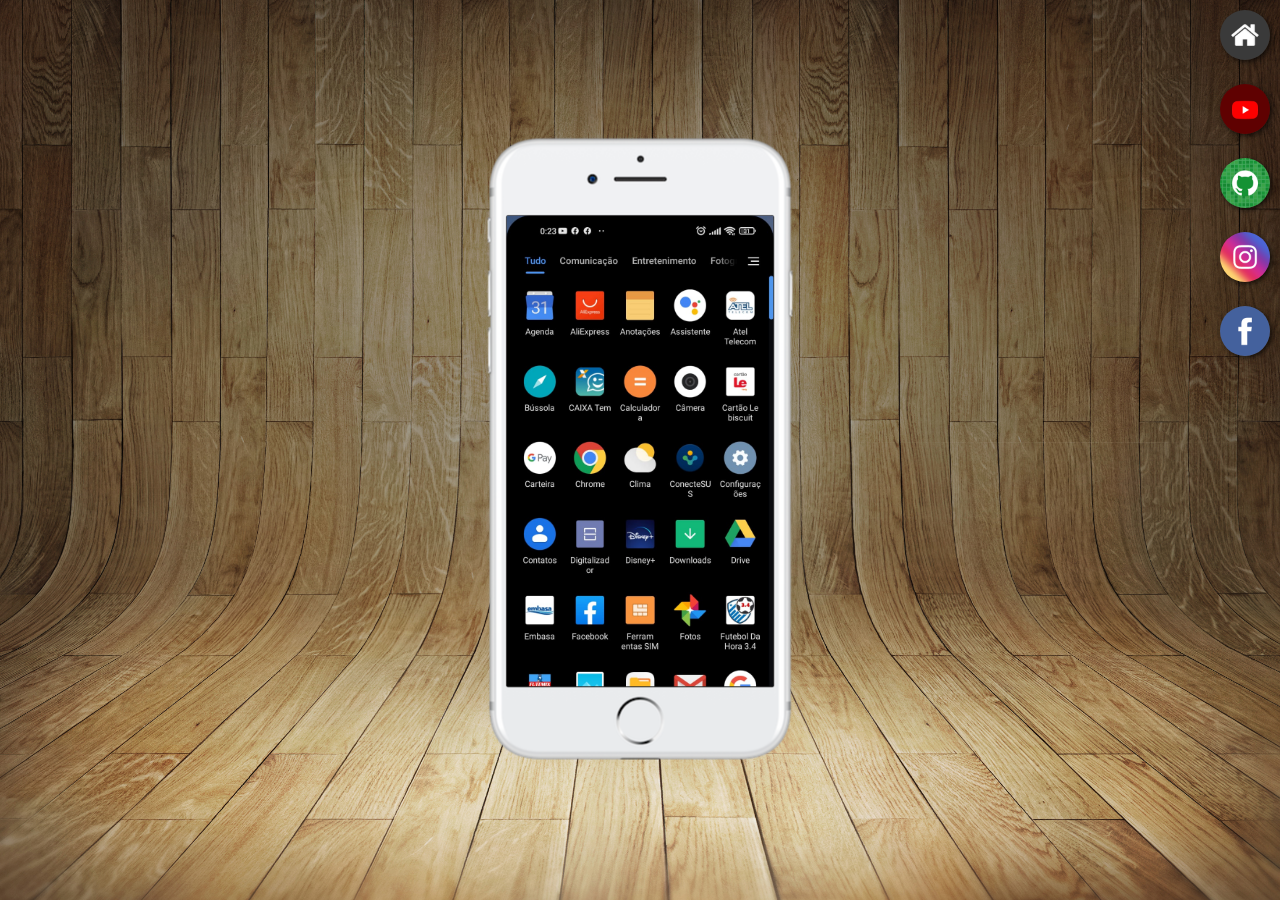
<file: index.html>
<!DOCTYPE html>
<html lang="pt-br">
<head>
    <meta charset="UTF-8">
    <meta http-equiv="X-UA-Compatible" content="IE=edge">
    <meta name="viewport" content="width=device-width, initial-scale=1.0">
    <link rel="shortcut icon" href="favicon.ico" type="image/x-icon">
    <link rel="stylesheet" href="estilos/style.css">
    <title>Projeto Redes Sociais</title>

</head>
<body>
    <main>
        <section id="telefone">
            <iframe src="home.html" name="tela" id="tela" frameborder="0">
                Seu navegador não é compatível
            </iframe>
        </section>
        <section id="redes-sociais">
            <a href="home.html" target="tela"> <img src="imagens/logo-home.jpg" alt="home"></a> <br>
            <a href="youtube.html" target="tela"> <img src="imagens/logo-youtube.jpg" alt="youtube"></a> <br>
            <a href="github.html" target="tela"> <img src="imagens/logo-github.jpg" alt="github"></a> <br>
            <a href="telainst.html" target="tela"> <img src="imagens/logo-instagram.jpg" alt="instagram"></a> <br>
            <a href="telaface.html" target="tela"> <img src="imagens/logo-facebook.jpg" alt="facebook"></a> <br>
        </section>
    </main>
    
</body>
</html>
</file>
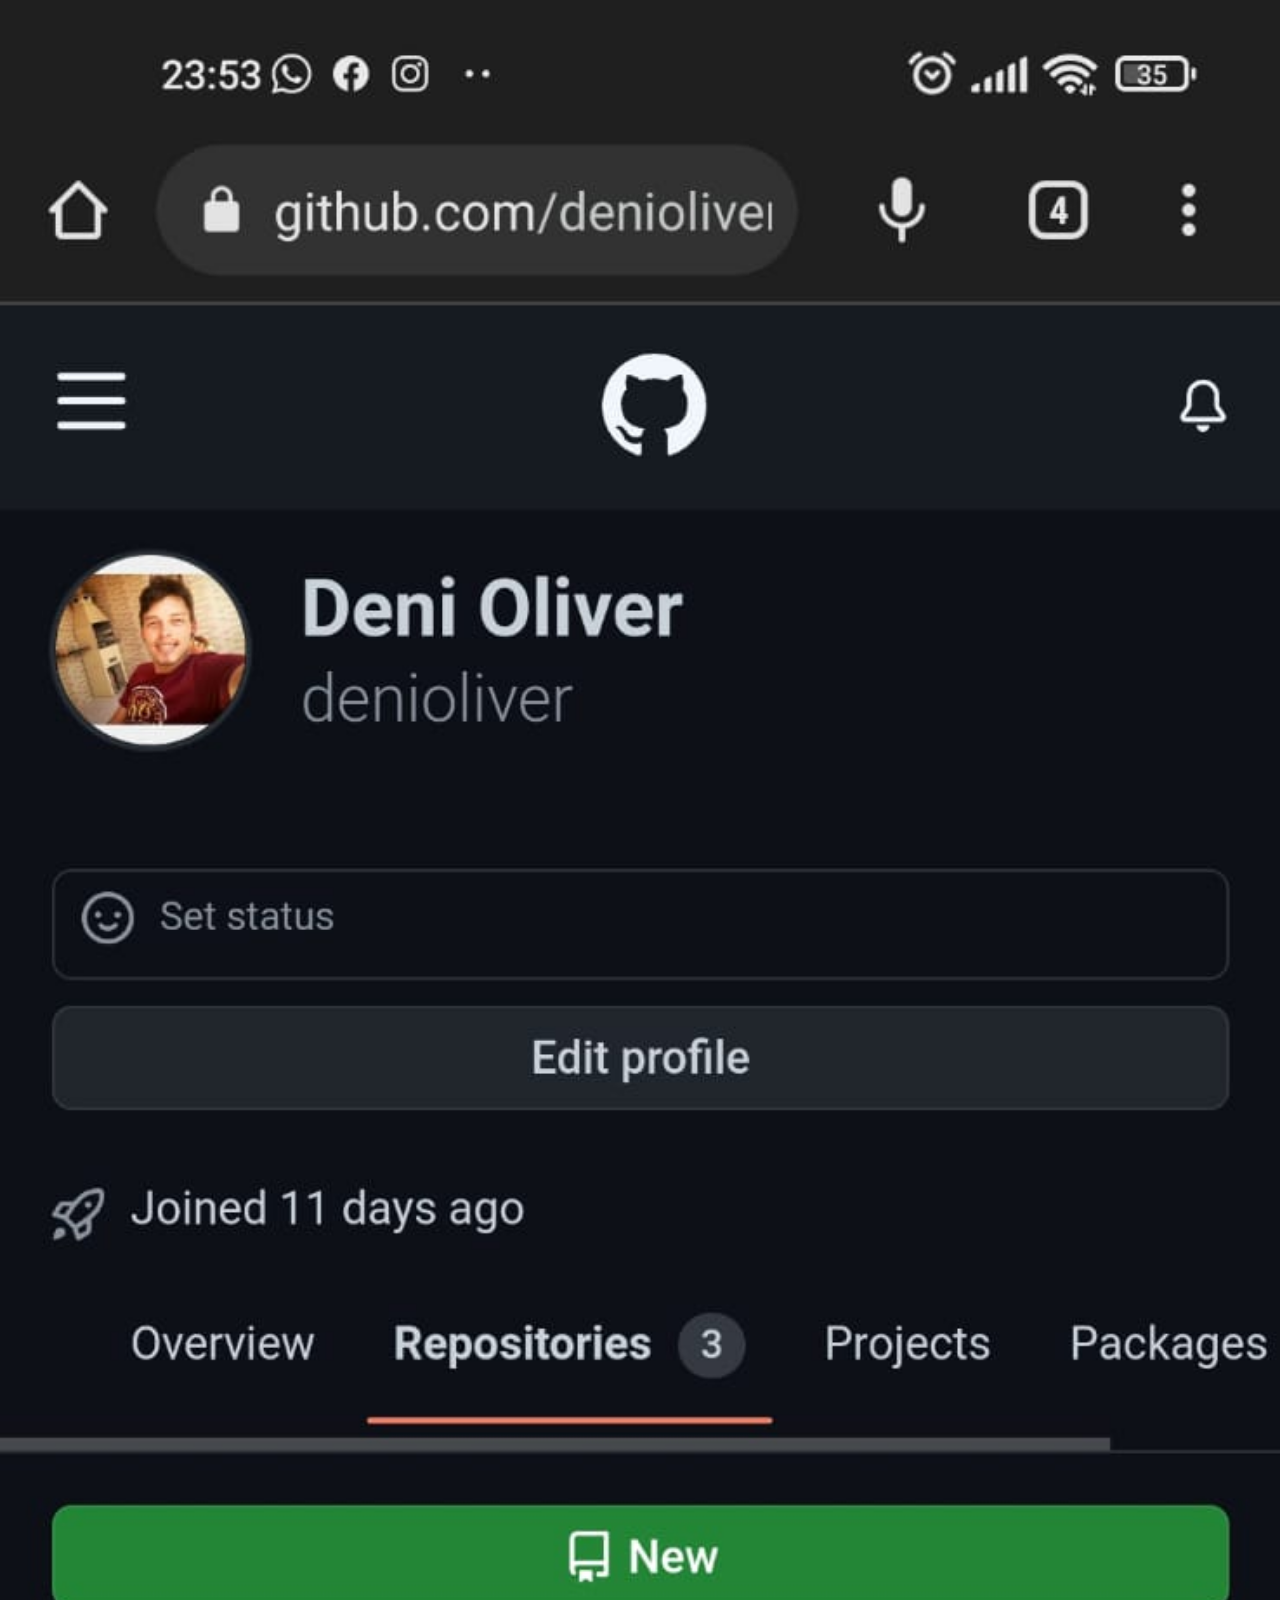
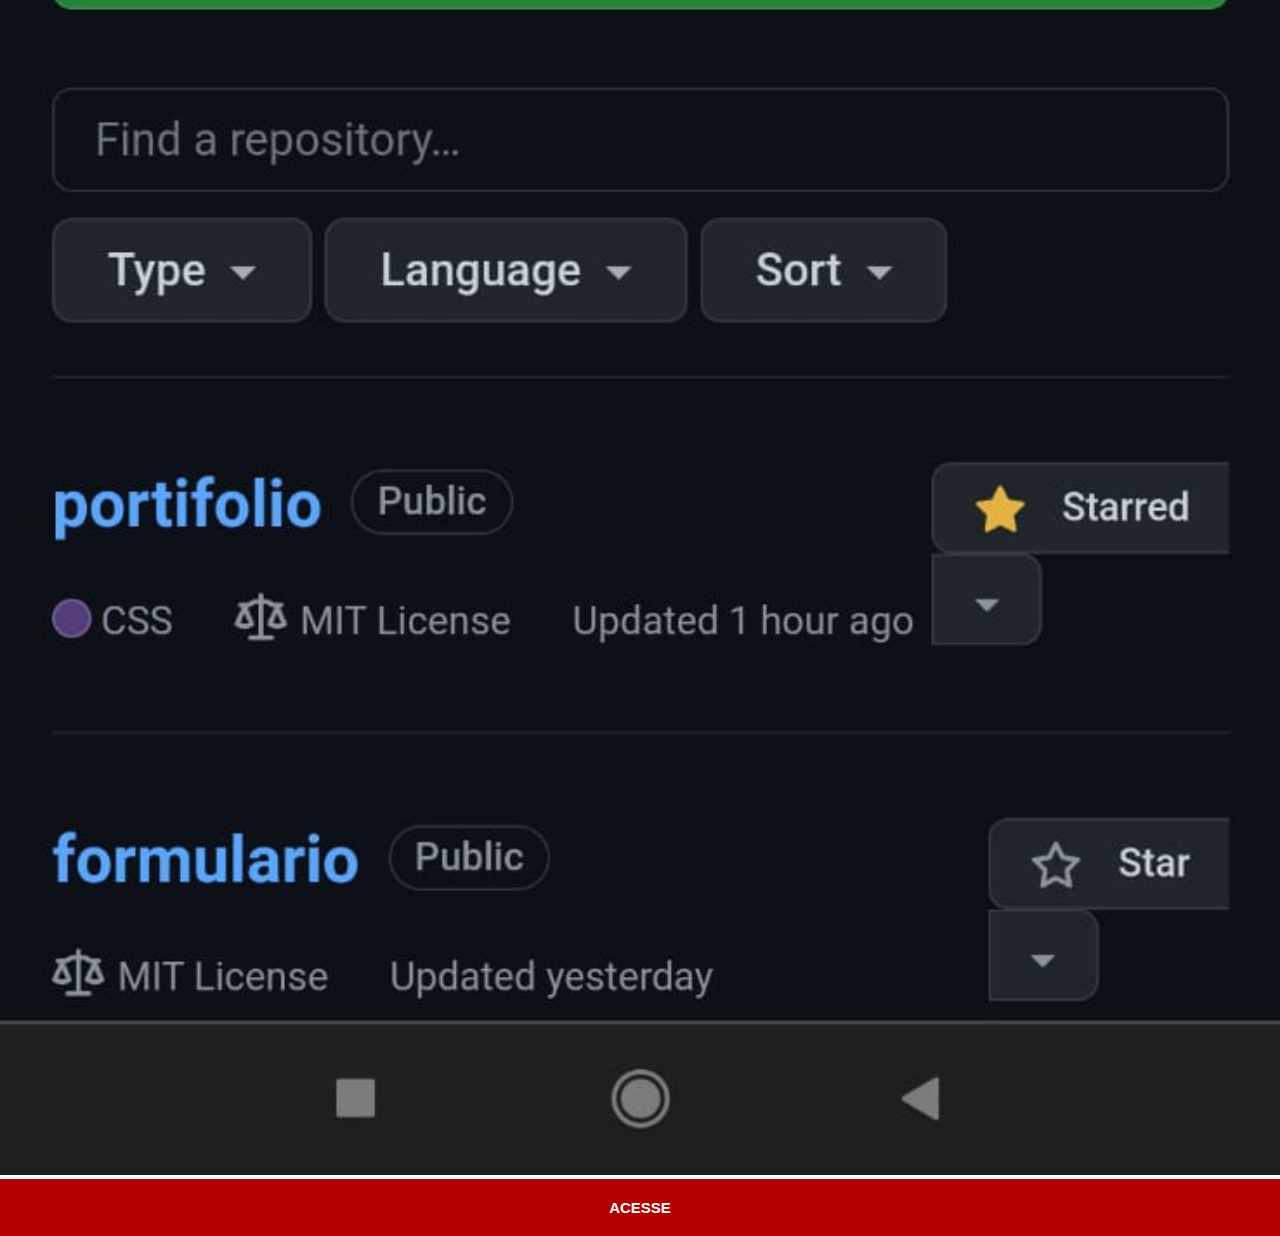
<file: github.html>
<!DOCTYPE html>
<html lang="pt-br">
<head>
    <meta charset="UTF-8">
    <meta http-equiv="X-UA-Compatible" content="IE=edge">
    <meta name="viewport" content="width=device-width, initial-scale=1.0">
    <title>youtube</title>
    <link rel="stylesheet" href="estilos/telas.css">
 
</head>
<body>
    <img src="imagens/tela github.jpg" alt="">
    <a href="https://github.com/denioliver" target="_blank">ACESSE</a>
</body>
</html>
</file>
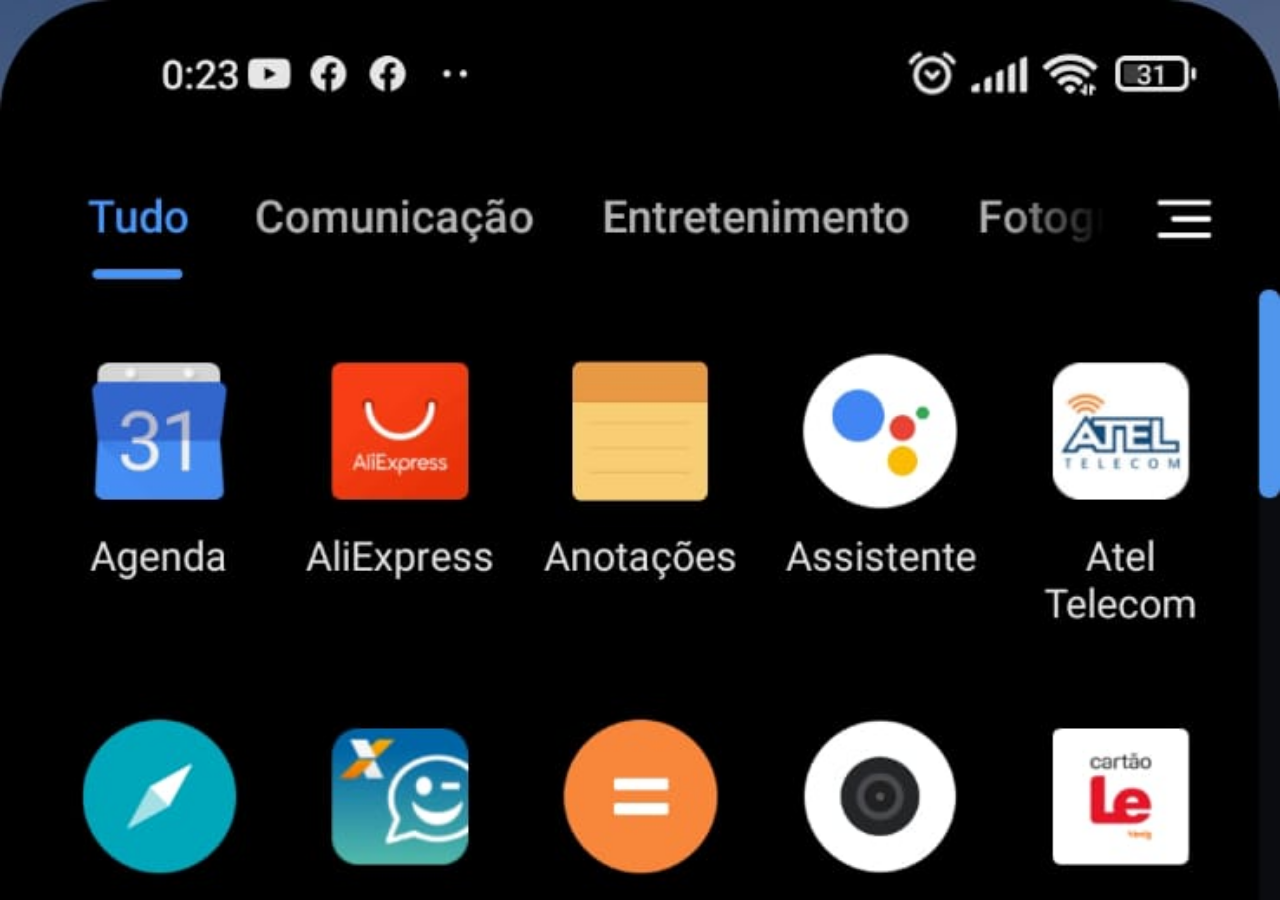
<file: home.html>
<!DOCTYPE html>
<html lang="bt-br">
<head>
    <meta charset="UTF-8">
    <meta http-equiv="X-UA-Compatible" content="IE=edge">
    <meta name="viewport" content="width=device-width, initial-scale=1.0">
    <title>home</title>
</head>
<style>
    *{
        margin: 0px;
        padding: 0px;
    }
    body{
        width: 100vw;
        height: 100vh;
        background: black url('imagens/tela\ home.jpg') no-repeat top center;
        background-size: cover;
    }
</style>
<body>
    
</body>
</html>
</file>
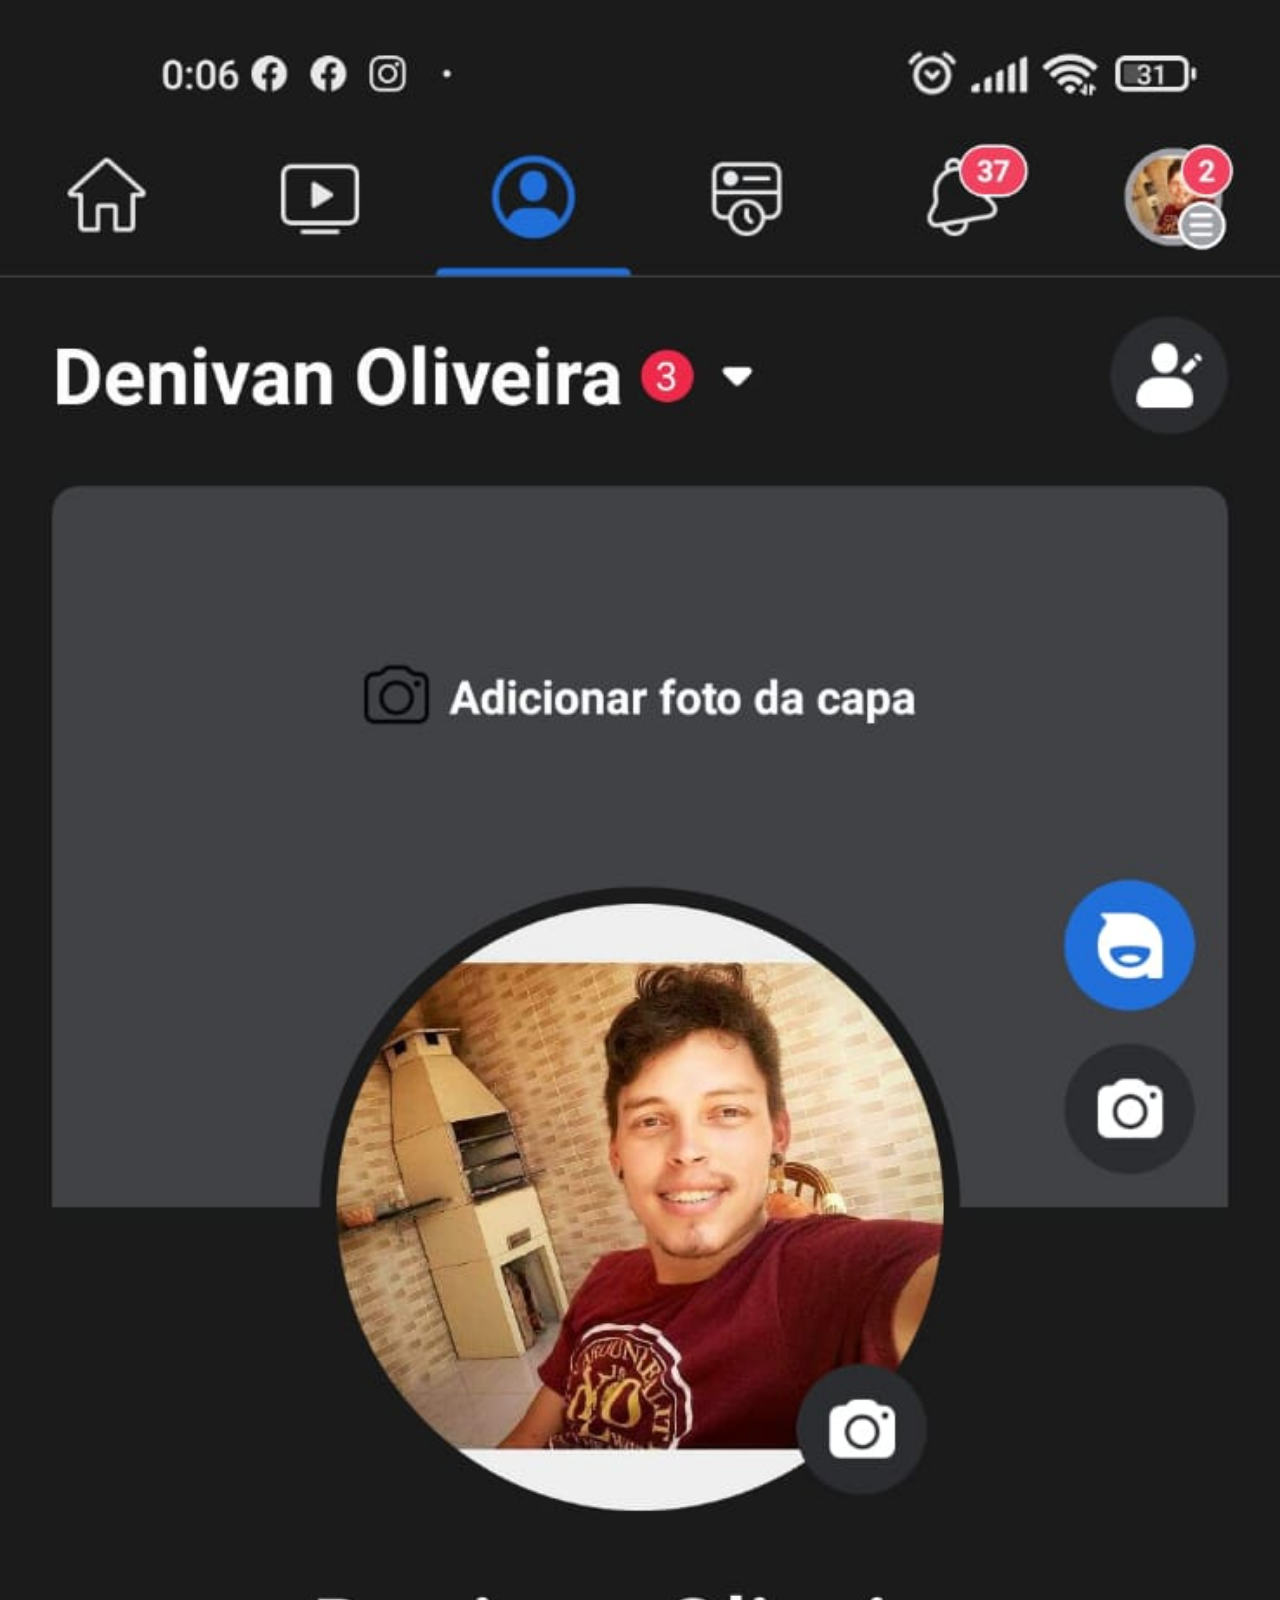
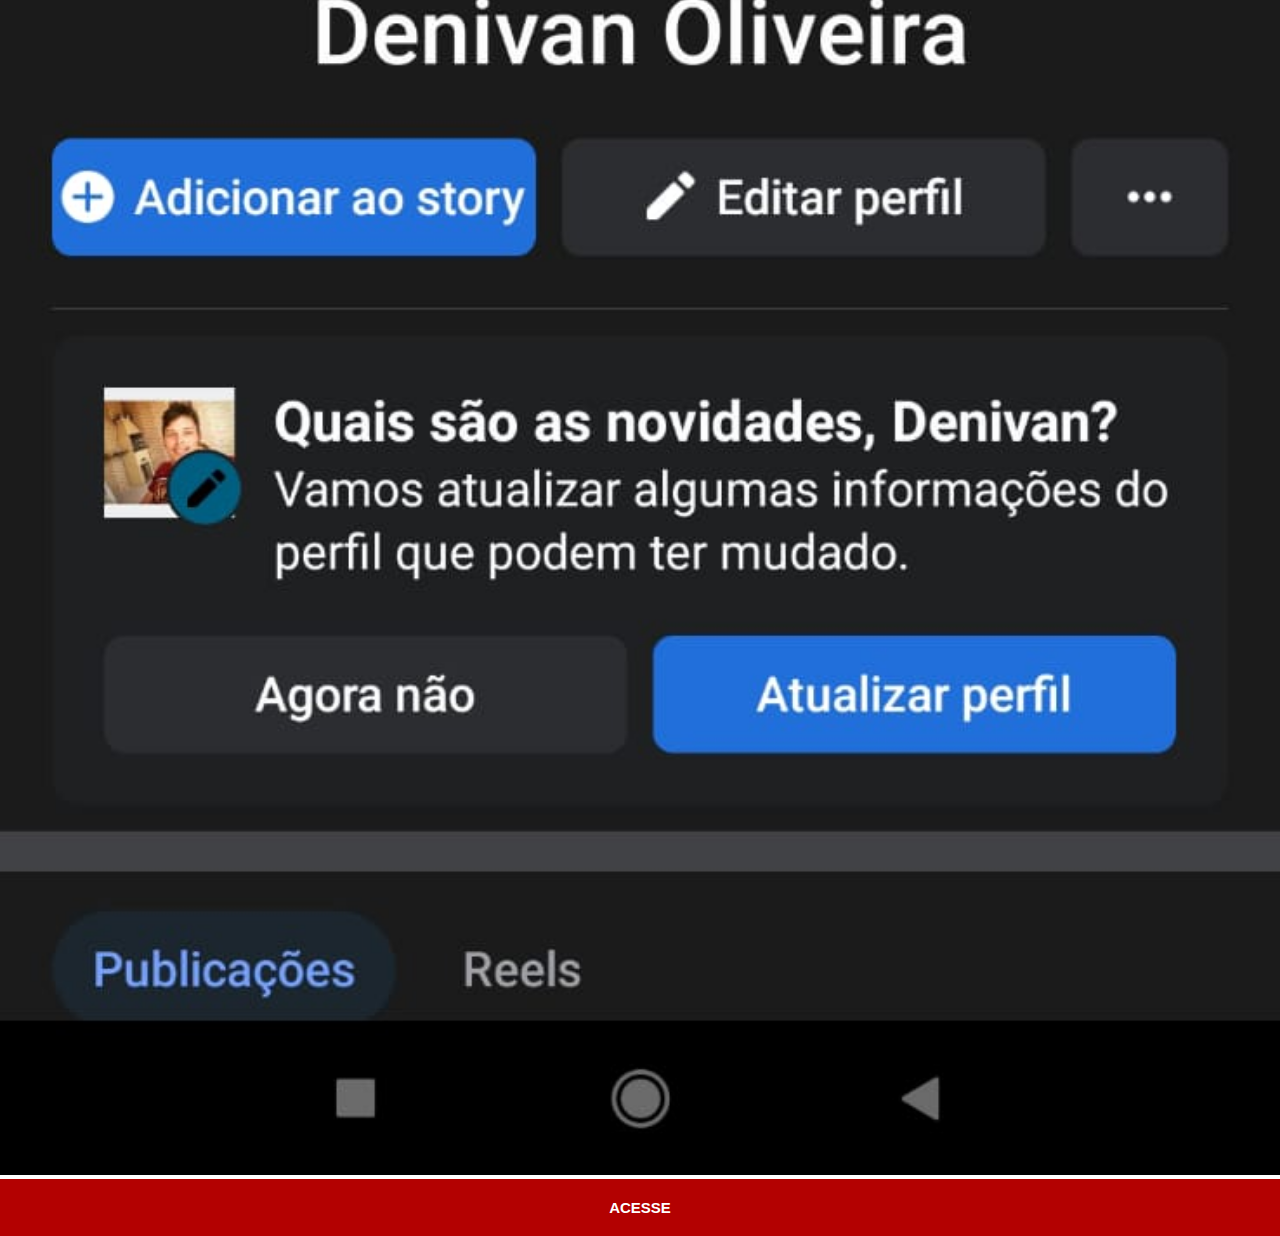
<file: telaface.html>
<!DOCTYPE html>
<html lang="pt-br">
<head>
    <meta charset="UTF-8">
    <meta http-equiv="X-UA-Compatible" content="IE=edge">
    <meta name="viewport" content="width=device-width, initial-scale=1.0">
    <title>youtube</title>
    <link rel="stylesheet" href="estilos/telas.css">
 
</head>
<body>
    <img src="imagens/tela facebook.jpg" alt="">
    <a href="https://www.facebook.com/denivan.oliveira.7/" target="_blank">ACESSE</a>
</body>
</html>
</file>
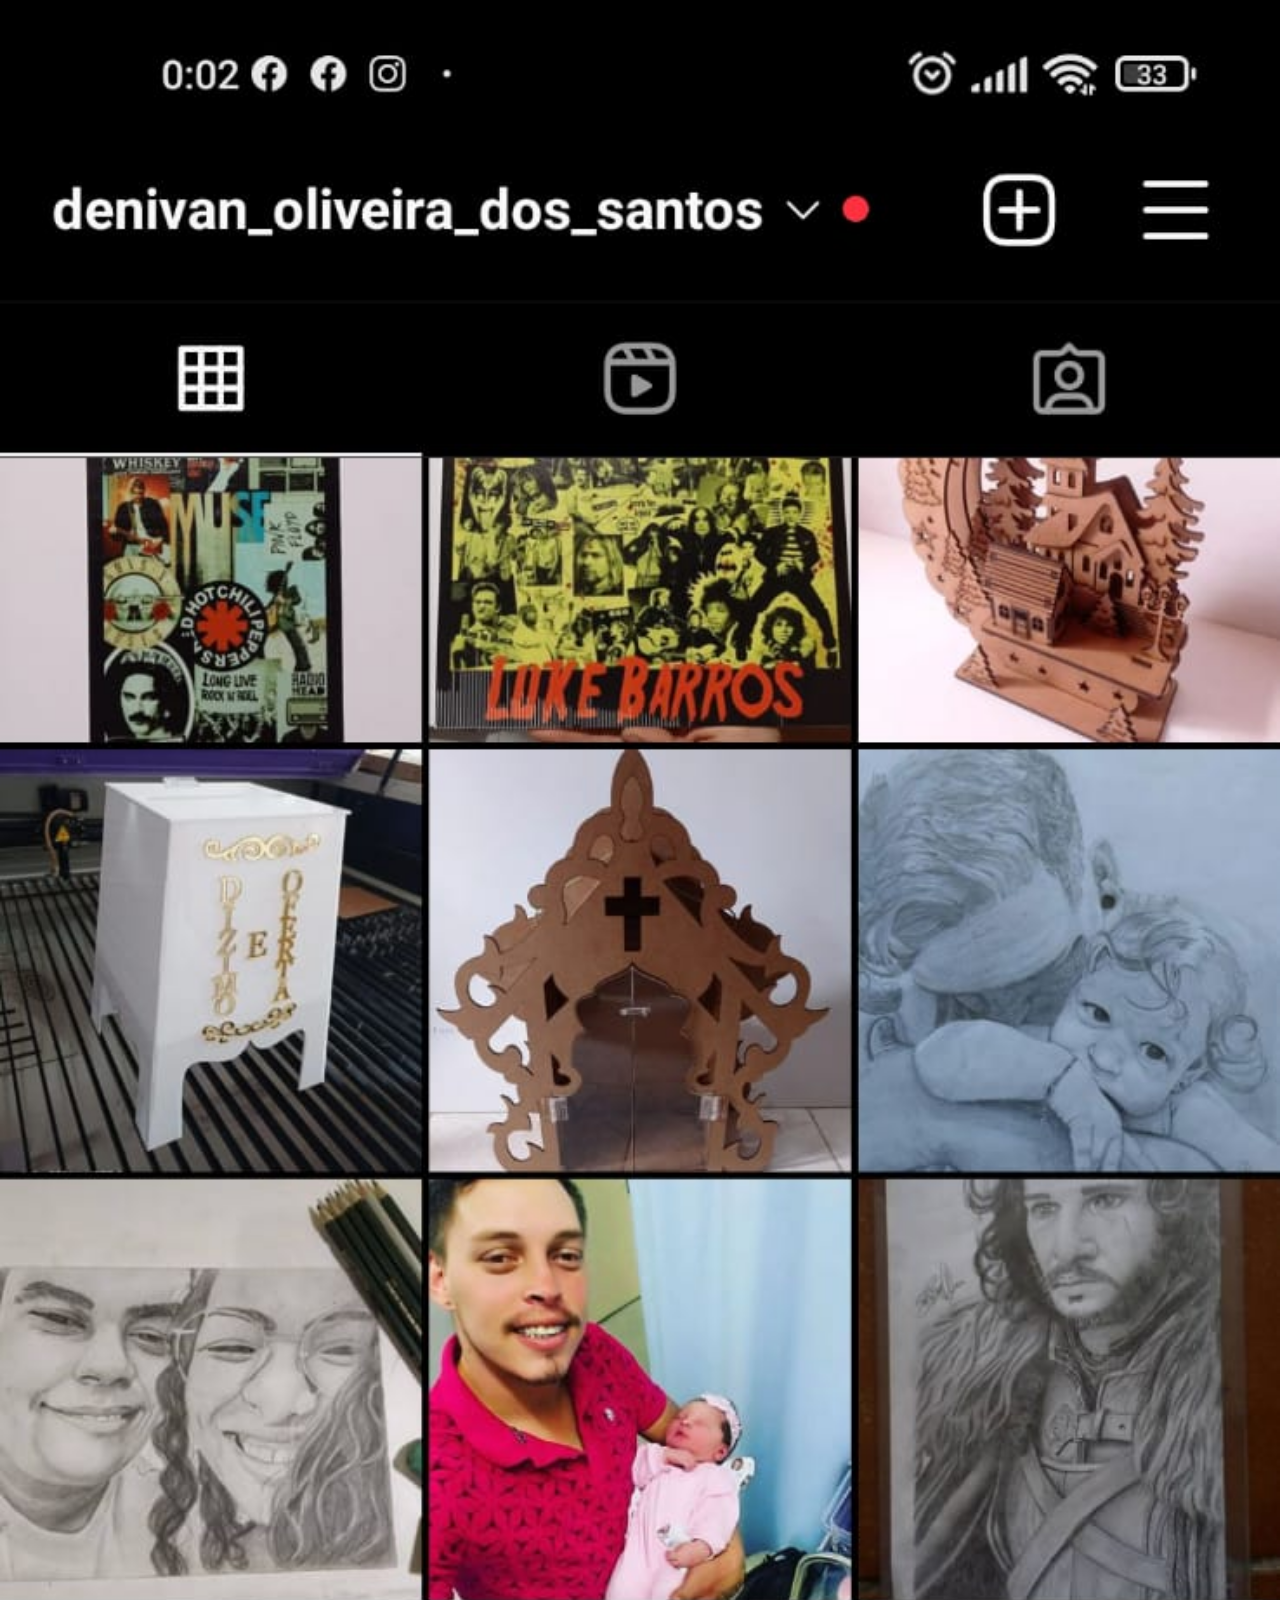
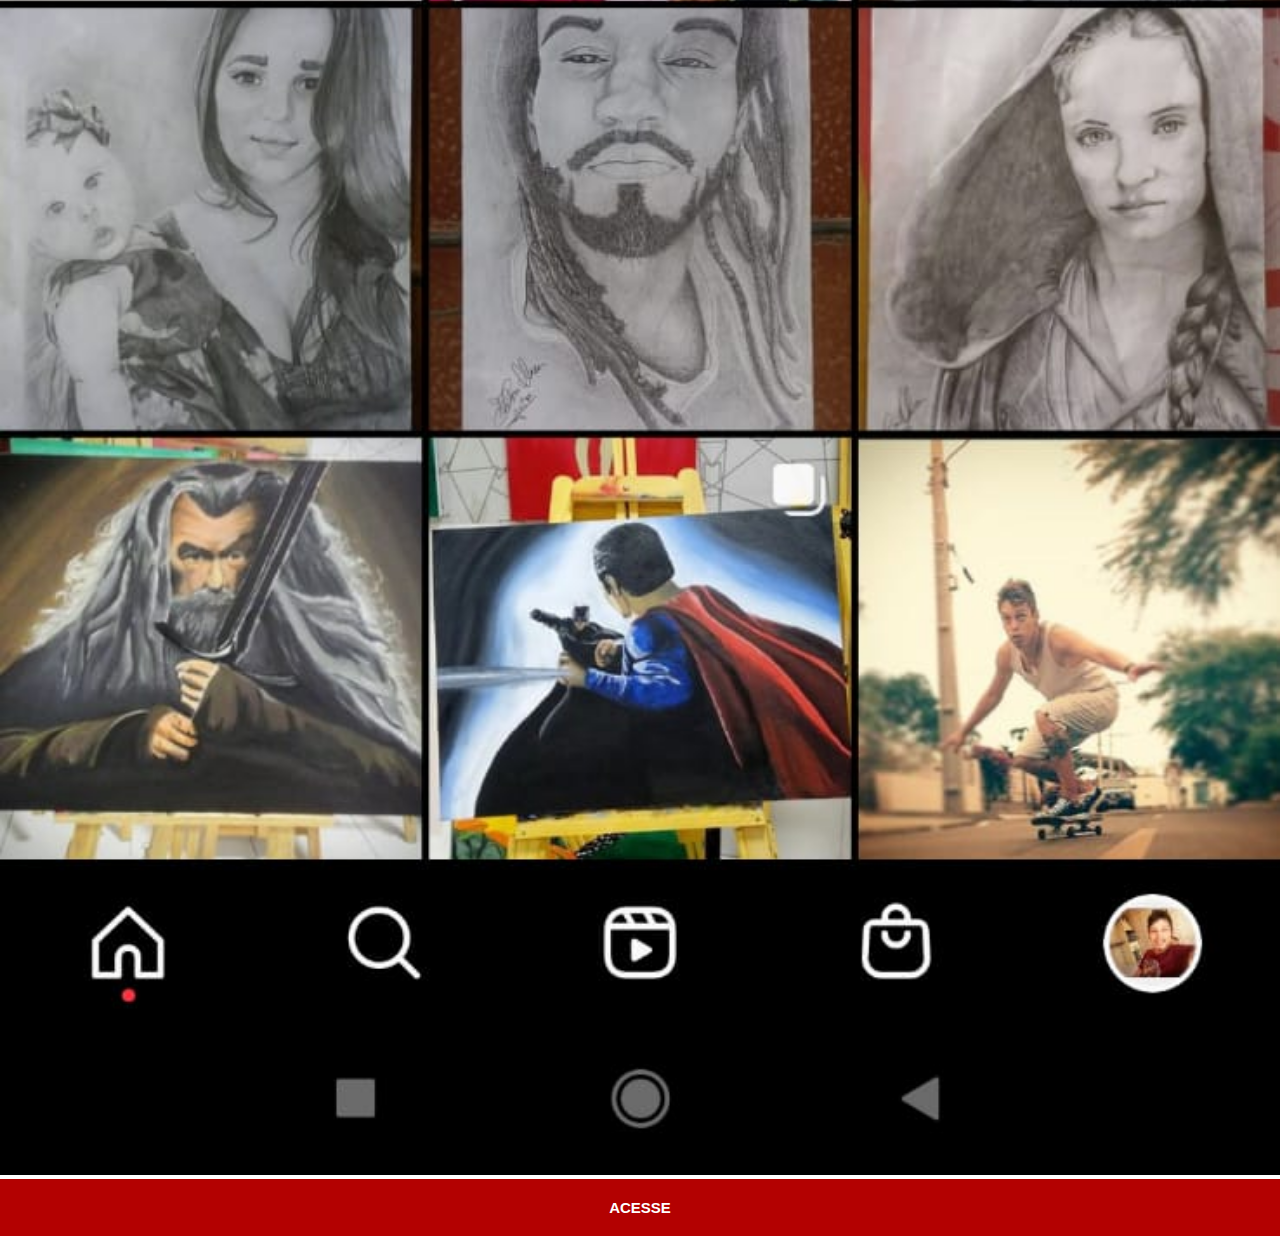
<file: telainst.html>
<!DOCTYPE html>
<html lang="pt-br">
<head>
    <meta charset="UTF-8">
    <meta http-equiv="X-UA-Compatible" content="IE=edge">
    <meta name="viewport" content="width=device-width, initial-scale=1.0">
    <title>youtube</title>
    <link rel="stylesheet" href="estilos/telas.css">
 
</head>
<body>
    <img src="imagens/tela instagran.jpg" alt="">
    <a href="https://www.instagram.com/denivan_oliveira_dos_santos/" target="_blank">ACESSE</a>
</body>
</html>
</file>
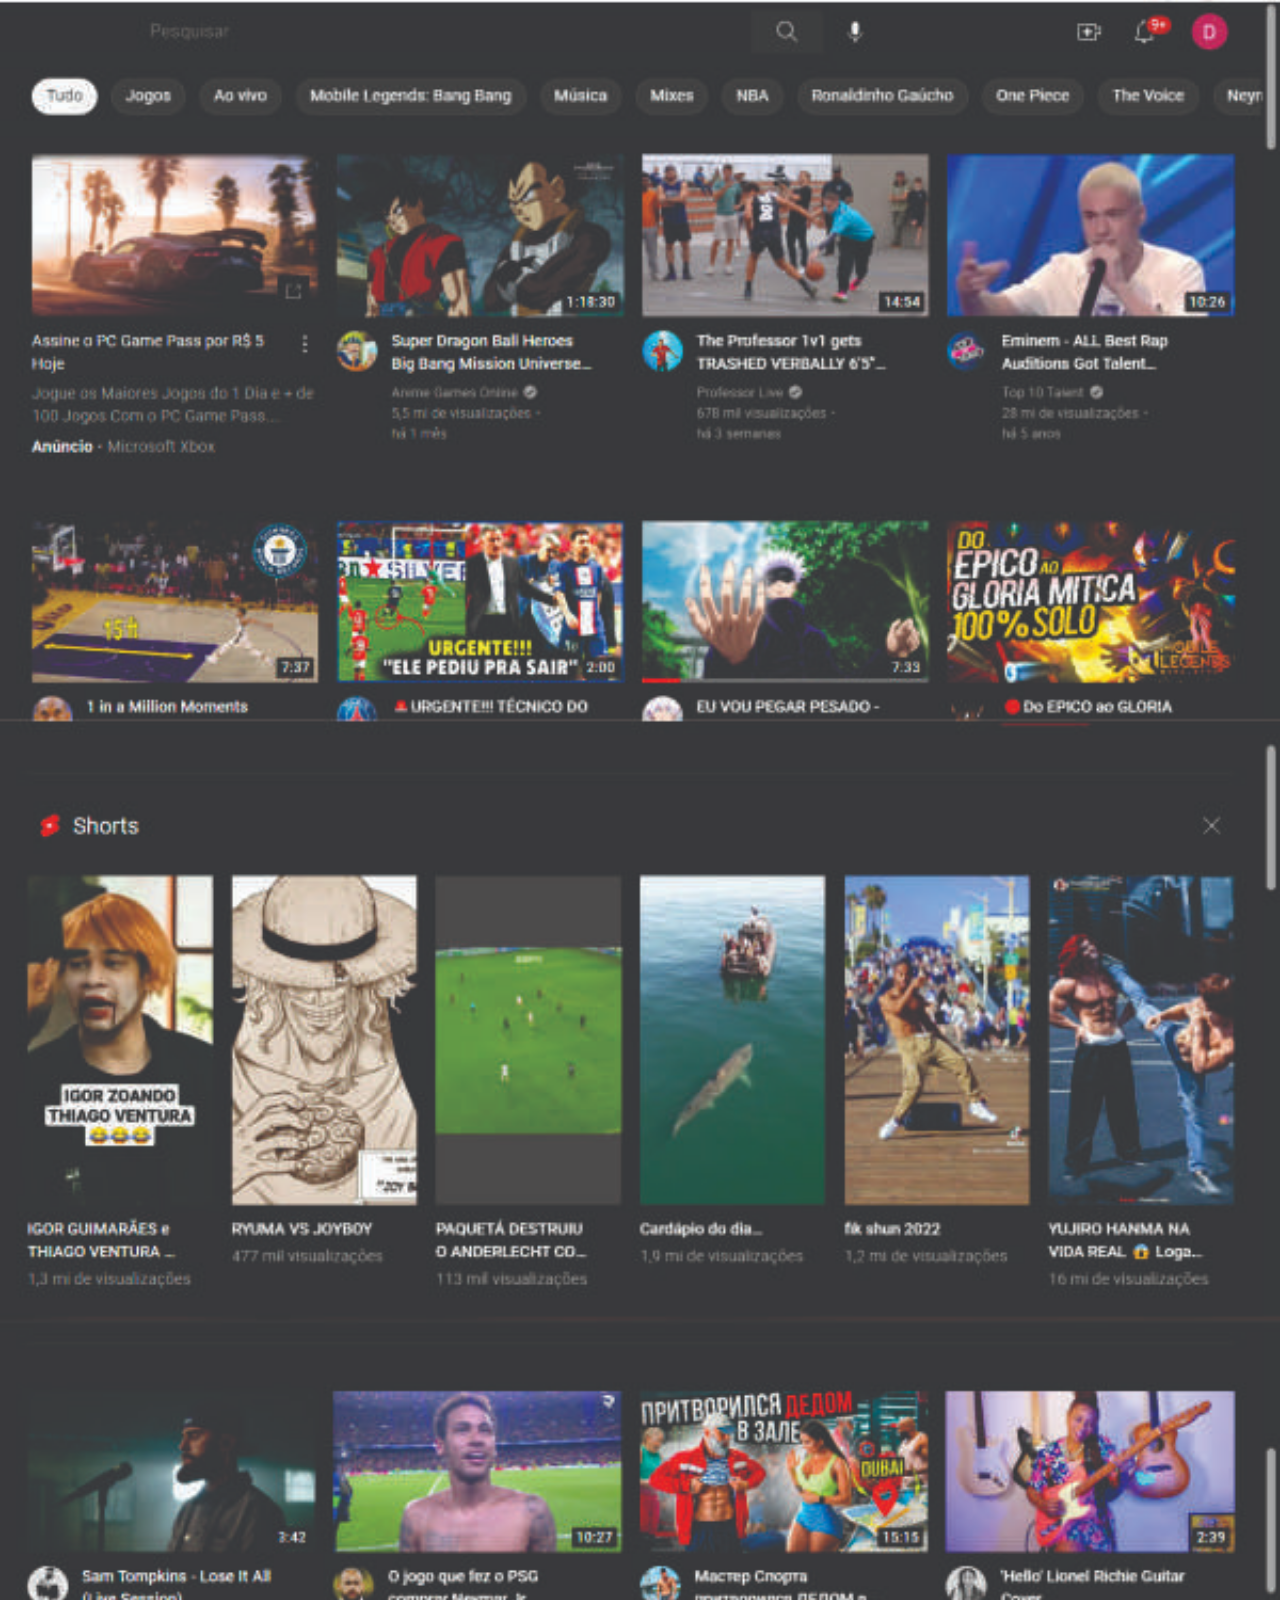
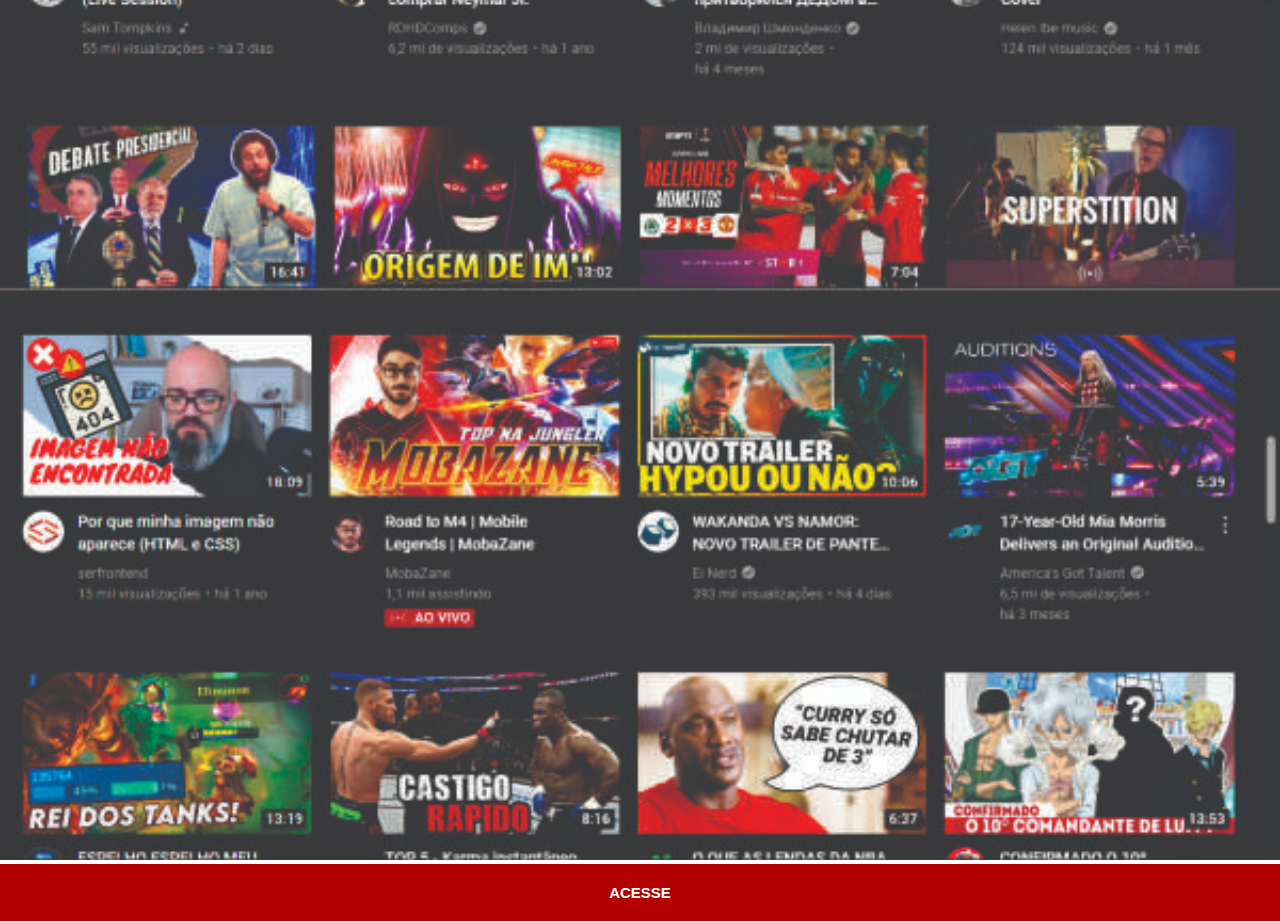
<file: youtube.html>
<!DOCTYPE html>
<html lang="pt-br">
<head>
    <meta charset="UTF-8">
    <meta http-equiv="X-UA-Compatible" content="IE=edge">
    <meta name="viewport" content="width=device-width, initial-scale=1.0">
    <title>youtube</title>
    <link rel="stylesheet" href="estilos/youtube.css">
 
</head>
<body>
    <img src="imagens/tela youtube.jpg" alt="">
    <a href="https://www.youtube.com/channel/UC6VjcoVYByyAApuPYtBEb7w/playlists" target="_blank">ACESSE</a>
</body>
</html>
</file>
<file: estilos/style.css>
@charset "UTF-8";
*{
    font-family: Arial, Helvetica, sans-serif;
    margin: 0px;
    padding: 0px
}
html, body{
    height: 100vh;
    width: 100vw;
    background-color: black;

}
body{
    background: url('../imagens/fundo-madeira.jpg') no-repeat top center;
    background-size: cover;
    background-attachment: fixed;
}
main{
    
    height: 100vh;
    position: relative;
}
section#telefone{
    position: absolute;
    top: 50%;
    left: 50%;
    transform: translate(-50%, -50%);
   
    background-color: rgb(62, 10, 250);
    height: 629px;
    width: 311px;
    background: url('../imagens/frame-iphone.png') no-repeat;
    
}

 
iframe#tela{
    position: relative;
    top: 80px;
    left: 22px;
    width: 267px;
    height: 471px;
    background-size: cover;
    
}   
section#redes-sociais{
    right: 0%;
    top: 0%;
    position: absolute;
    z-index: 1;
    
}
section#redes-sociais img{
    width: 50px;
    
    margin: 10px;
    border-radius: 50%;
    box-shadow: 2px 2px 5px rgba(0, 0, 0, 0.658);

}
section#redes-sociais img:hover{
    border: 2px solid white;
    transform: translate(-4px, -4px);
    box-shadow: 5px 5px 5px rgba(0, 0, 0, 0.726);
    transition: transform .3s;
}
</file>
<file: estilos/telas.css>
@charset "UTF-18";
    * {
        margin: 0px;
        padding: 0px;
        font-family: Arial, Helvetica, sans-serif;
        
    
}
::-webkit-scrollbar{
    width: 0px;
    height: 0px;
}

img{ 
    width: 100vw;
    
    
}
a{
    display: block;
    background-color: rgb(179, 1, 1);
    width: 100vw;
    text-align: center;
    color: white;
    font-size: 15px;
    font-weight: bolder;
    text-decoration: none;
    padding-top: 20px;
    padding-bottom: 20px;
}
a:hover{
    background-color: red;
    font-size: 18px;
    transition: .3s;
}
</file>
<file: estilos/youtube.css>
@charset "UTF-18";
    * {
        margin: 0px;
        padding: 0px;
        font-family: Arial, Helvetica, sans-serif;
        
    
}
::-webkit-scrollbar{
    width: 0px;
    height: 0px;
}

img{ 
    width: 100vw;
    
    
}
a{
    display: block;
    background-color: rgb(179, 1, 1);
    width: 100vw;
    text-align: center;
    color: white;
    font-size: 15px;
    font-weight: bolder;
    text-decoration: none;
    padding-top: 20px;
    padding-bottom: 20px;
}
a:hover{
    background-color: red;
    font-size: 18px;
    transition: .3s;
}
</file>
